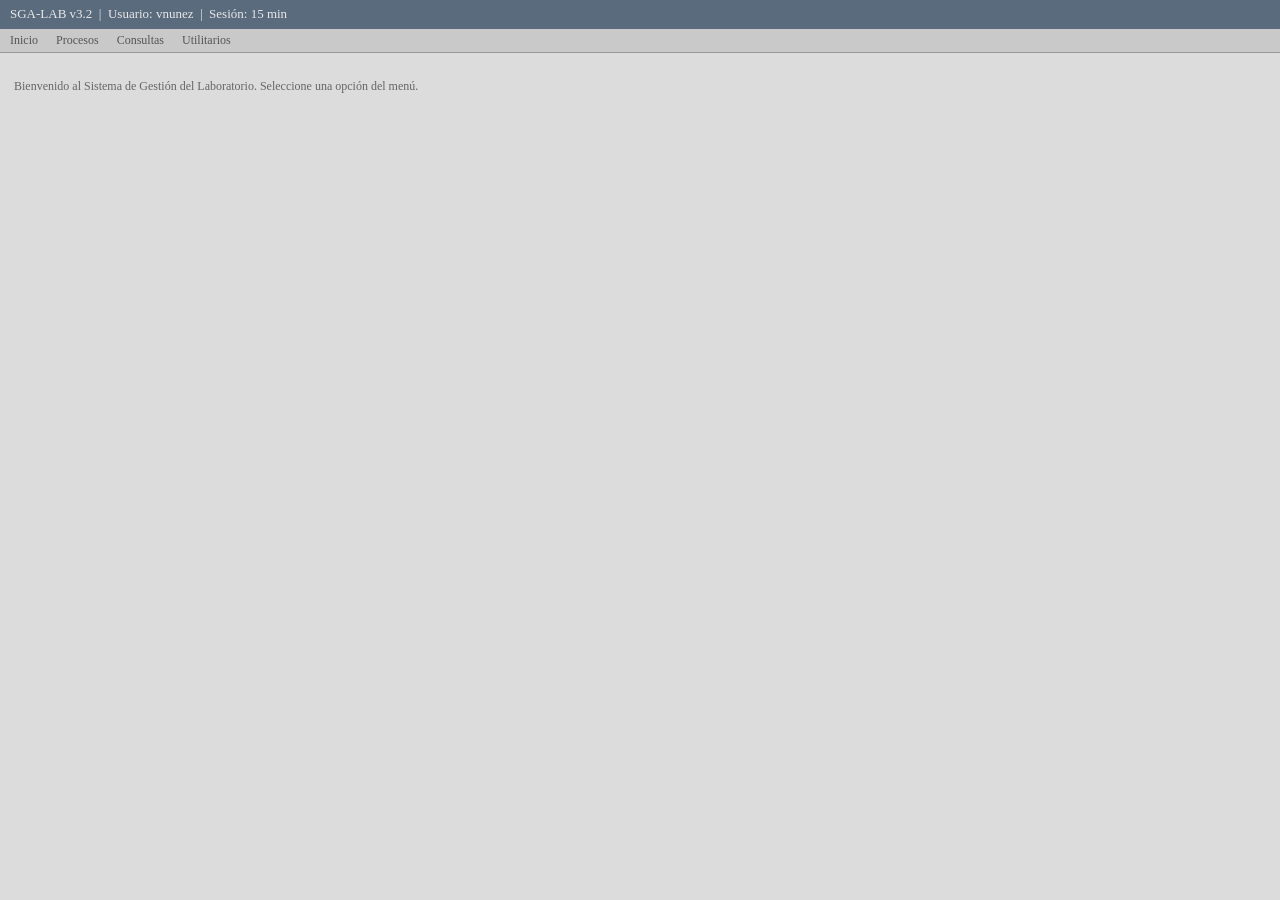
<file: 1-DIAGNOSTICO-Bryan/evidencias/interfaz-original/index.html>
<!doctype html>
<html lang="es">
<head>
<meta charset="utf-8">
<meta name="viewport" content="width=1024">
<title>SGA-LAB :: Módulo de Procesos</title>
<!--
  RECONSTRUCCIÓN DE LA INTERFAZ ACTUAL (situación problemática del caso).
  Se recreó a propósito con los fallos que se analizan en diagnostico.md:
  P1 pierde todo al fallar el envío · P2 opción escondida con código · P3 error genérico
  P4 sin confirmación · P5 formulario largo, severidad en texto libre, sin etiquetas ni foco visible.
  No es la propuesta del equipo: es el "antes".
-->
<style>
  body { margin: 0; font: 12px/1.3 "Times New Roman", serif; background: #dcdcdc; color: #333; }
  * { outline: none !important; }
  .top { background: #5a6b7d; color: #e8e8e8; padding: 6px 10px; font-size: 13px; }
  .menu { background: #c9c9c9; border-bottom: 1px solid #999; padding: 4px 10px; display: flex; gap: 18px; position: relative; }
  .menu > div { cursor: pointer; color: #555; }
  .sub { display: none; position: absolute; top: 22px; background: #eee; border: 1px solid #999; padding: 4px 0; min-width: 160px; z-index: 2; }
  .menu > div:hover .sub, .menu > div.abierto .sub { display: block; }
  .sub div { padding: 3px 10px; color: #666; }
  .sub div:hover { background: #ccc; }
  .sub .sub2 { margin-left: 12px; font-size: 11px; color: #777; }
  .cont { padding: 14px; }
  .caja { background: #f4f4f4; border: 1px solid #aaa; padding: 10px; width: 760px; }
  .err { background: #e9b8b8; color: #800; padding: 6px; margin-bottom: 8px; display: none; font-weight: bold; }
  input, select, textarea { font: 12px "Times New Roman", serif; border: 1px solid #c8c8c8; background: #fafafa; color: #999; padding: 3px; margin: 3px 0; }
  textarea { width: 720px; height: 34px; }
  .fila { display: flex; gap: 6px; flex-wrap: wrap; }
  .btns { margin-top: 8px; }
  .btns button { font: 11px Arial; background: #e0e0e0; border: 1px solid #999; color: #888; padding: 2px 8px; }
  .btns .ok { background: #9fb2c4; color: #f5f5f5; }
  h3 { margin: 6px 0; font-size: 13px; color: #556; }
  .nota { color: #aaa; font-size: 10px; }
  .home p { color: #666; }
</style>
</head>
<body>
<div class="top">SGA-LAB v3.2 &nbsp;|&nbsp; Usuario: vnunez &nbsp;|&nbsp; Sesión: 15 min</div>
<div class="menu">
  <div>Inicio</div>
  <div id="m-proc">Procesos
    <div class="sub">
      <div>Gestión académica</div>
      <div>Formularios ▸</div>
      <div class="sub2">FRM-AC-01</div>
      <div class="sub2" id="frm" onclick="abrir()">FRM-EV-02</div>
      <div class="sub2">FRM-LB-07</div>
      <div>Reportes</div>
    </div>
  </div>
  <div>Consultas</div>
  <div>Utilitarios</div>
</div>
<div class="cont">
  <div id="home" class="home"><p>Bienvenido al Sistema de Gestión del Laboratorio. Seleccione una opción del menú.</p></div>
  <div id="form" class="caja" style="display:none">
    <div class="err" id="err">ERROR 500: Datos inválidos. Vuelva a intentar.</div>
    <h3>FRM-EV-02 Registro</h3>
    <div class="fila">
      <select id="f1"><option value="">-- Proy --</option><option>BIBL-FISEI</option><option>PRAC-PP</option><option>KIOS-COM</option><option>EVT-ACA</option></select>
      <select id="f2"><option value="">-- Tipo --</option><option>EH</option><option>PU</option><option>RC</option></select>
      <input id="f3" placeholder="Fecha (aaaa/dd/mm)">
      <input id="f4" placeholder="Cód. eval.">
      <input id="f5" placeholder="Tarea" style="width:260px">
    </div>
    <div id="lista"></div>
    <div class="fila"><input class="h" placeholder="Heur." style="width:50px"><input class="h" placeholder="Sev." style="width:40px"><input class="h" placeholder="Ubicación" style="width:200px"></div>
    <textarea class="h" placeholder="Descripción"></textarea>
    <div class="fila"><input class="h" placeholder="Heur." style="width:50px"><input class="h" placeholder="Sev." style="width:40px"><input class="h" placeholder="Ubicación" style="width:200px"></div>
    <textarea class="h" placeholder="Descripción"></textarea>
    <div class="fila"><input class="h" placeholder="Heur." style="width:50px"><input class="h" placeholder="Sev." style="width:40px"><input class="h" placeholder="Ubicación" style="width:200px"></div>
    <textarea class="h" placeholder="Descripción"></textarea>
    <div class="nota">* Todos los campos son obligatorios. Sev: 0-4</div>
    <div class="btns"><button onclick="limpiar()">Limpiar</button> <button class="ok" onclick="grabar()">Grabar</button></div>
  </div>
</div>
<script>
  let intentos = 0;
  function abrir() { document.getElementById('home').style.display = 'none'; document.getElementById('form').style.display = 'block'; }
  function limpiar() { document.querySelectorAll('#form input, #form textarea, #form select').forEach(e => e.value = ''); }
  function grabar() {
    const vacios = [...document.querySelectorAll('#form input, #form textarea, #form select')].some(e => !e.value.trim());
    intentos++;
    // Error genérico arriba + borra TODO el formulario (fallo adicional del caso)
    if (vacios || intentos === 1) { document.getElementById('err').style.display = 'block'; limpiar(); window.scrollTo(0, 0); return; }
    // Éxito: vuelve al inicio sin ningún mensaje ni comprobante
    document.getElementById('err').style.display = 'none'; limpiar();
    document.getElementById('form').style.display = 'none'; document.getElementById('home').style.display = 'block';
  }
  if (location.hash === '#menu') document.getElementById('m-proc').classList.add('abierto');
  if (location.hash === '#form') abrir();
  if (location.hash === '#error') { abrir(); document.getElementById('err').style.display = 'block'; }
</script>
</body>
</html>
</file>
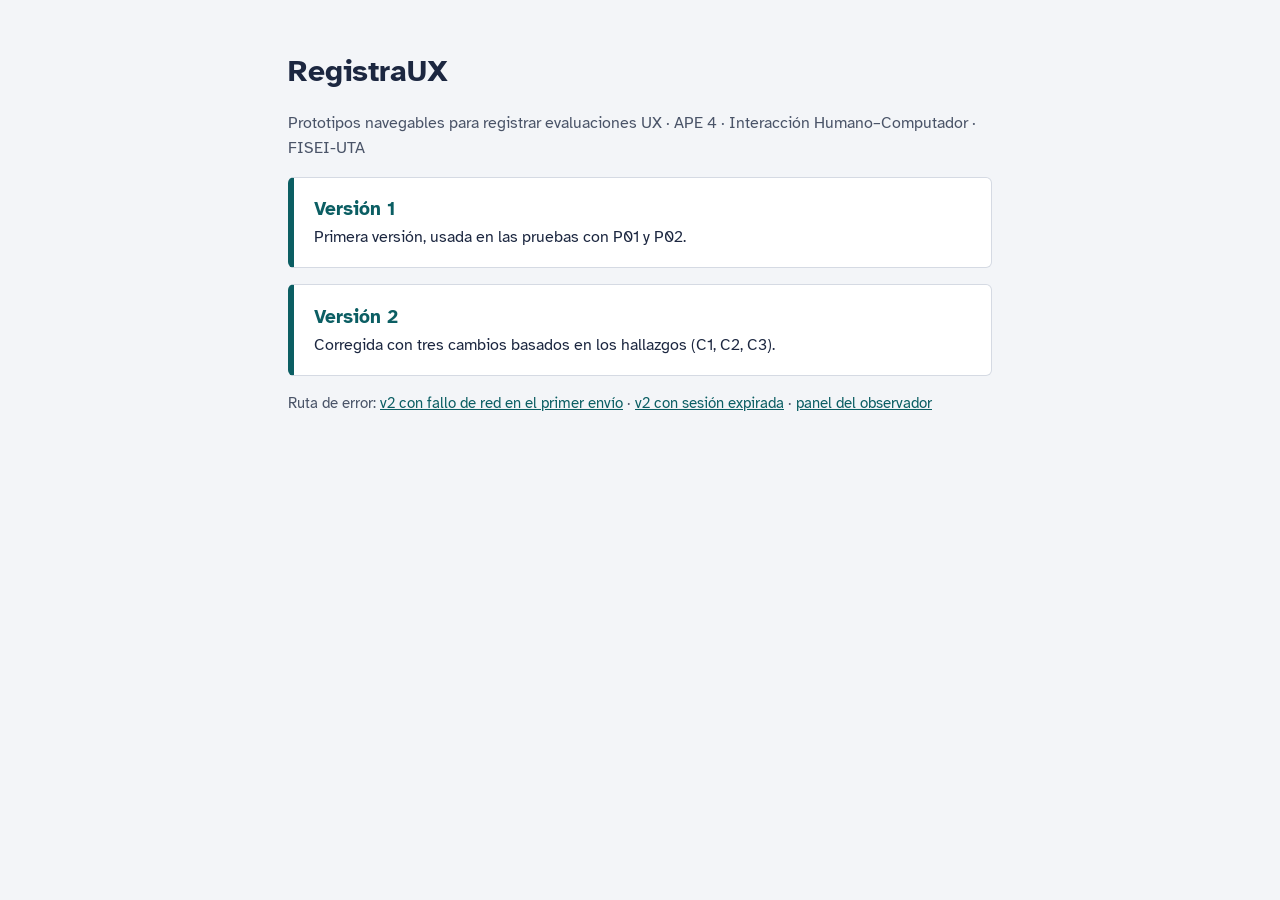
<file: 2-DISENO-Carlos/Parte 2/prototipo/index.html>
<!doctype html>
<html lang="es">
<head>
<meta charset="utf-8">
<meta name="viewport" content="width=device-width, initial-scale=1">
<title>RegistraUX – Prototipos</title>
<style>
  @font-face { font-family: "Atkinson Hyperlegible"; font-weight: 400; src: url("v1/fuentes/atkinson-hyperlegible-latin-400-normal.woff2") format("woff2"); }
  @font-face { font-family: "Atkinson Hyperlegible"; font-weight: 700; src: url("v1/fuentes/atkinson-hyperlegible-latin-700-normal.woff2") format("woff2"); }
  body { margin: 0; font: 1rem/1.55 "Atkinson Hyperlegible", system-ui, sans-serif; background: #F3F5F8; color: #1C2740; }
  main { max-width: 44rem; padding: 3rem 1rem; margin: 0 auto; }
  h1 { font-size: 1.9rem; margin: 0 0 .25rem; }
  p { color: #4A5468; }
  ul { list-style: none; padding: 0; display: grid; gap: 1rem; }
  a.op { display: block; background: #fff; border: 1px solid #D5DAE3; border-left: 6px solid #0B5E63; border-radius: 6px; padding: 1.1rem 1.25rem; color: inherit; text-decoration: none; }
  a.op:hover { border-color: #0B5E63; }
  a.op:focus-visible { outline: 3px solid #5B21B6; outline-offset: 2px; }
  a.op b { font-size: 1.2rem; color: #0B5E63; }
  .extra { font-size: .95rem; }
  .extra a { color: #0B5E63; }
</style>
</head>
<body>
<main>
  <h1>RegistraUX</h1>
  <p>Prototipos navegables para registrar evaluaciones UX · APE 4 · Interacción Humano–Computador · FISEI-UTA</p>
  <ul>
    <li><a class="op" href="v1/index.html#/inicio"><b>Versión 1</b><br>Primera versión, usada en las pruebas con P01 y P02.</a></li>
    <li><a class="op" href="v2/index.html#/inicio"><b>Versión 2</b><br>Corregida con tres cambios basados en los hallazgos (C1, C2, C3).</a></li>
  </ul>
  <p class="extra">Ruta de error: <a href="v2/index.html?fallo=una#/inicio">v2 con fallo de red en el primer envío</a> ·
  <a href="v2/index.html?fallo=sesion#/inicio">v2 con sesión expirada</a> ·
  <a href="v1/index.html#/observador">panel del observador</a></p>
</main>
</body>
</html>
</file>
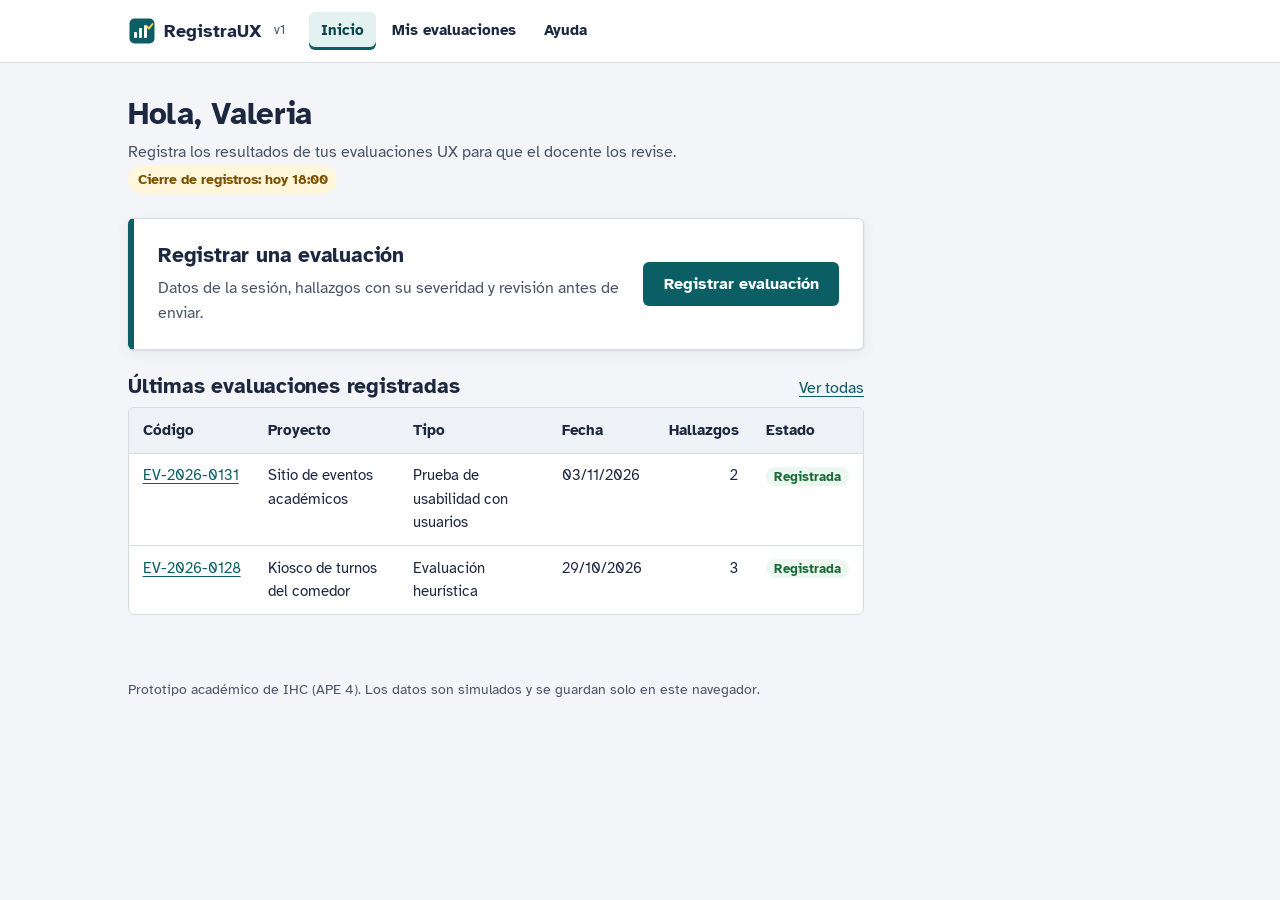
<file: 2-DISENO-Carlos/Parte 2/prototipo/v1/index.html>
<!doctype html>
<html lang="es">
<head>
  <meta charset="utf-8">
  <meta name="viewport" content="width=device-width, initial-scale=1">
  <title>RegistraUX – Prototipo v1</title>
  <meta name="description" content="Prototipo navegable v1 para registrar evaluaciones UX (APE 4, IHC, FISEI-UTA).">
  <link rel="stylesheet" href="styles.css">
</head>
<body data-version="v1">
  <a class="saltar" href="#contenido">Saltar al contenido</a>

  <header class="barra">
    <a class="marca" href="#/inicio" aria-label="RegistraUX, ir al inicio">
      <svg viewBox="0 0 28 28" aria-hidden="true">
        <rect x="1.5" y="1.5" width="25" height="25" rx="5" fill="#0B5E63"/>
        <rect x="6" y="15" width="3" height="6" rx="1" fill="#fff"/>
        <rect x="11" y="11" width="3" height="10" rx="1" fill="#fff"/>
        <rect x="16" y="8" width="3" height="13" rx="1" fill="#fff"/>
        <path d="M19 9.5l2 2 3.5-4.5" fill="none" stroke="#FFD24D" stroke-width="2" stroke-linecap="round" stroke-linejoin="round"/>
      </svg>
      RegistraUX <small>v1</small>
    </a>
    <nav class="nav" aria-label="Principal">
      <ul>
        <li><a href="#/inicio" data-nav="inicio">Inicio</a></li>
        <li><a href="#/evaluaciones" data-nav="evaluaciones">Mis evaluaciones</a></li>
        <li><a href="#/ayuda" data-nav="ayuda">Ayuda</a></li>
      </ul>
    </nav>
    <p id="estado-borrador" class="borrador" aria-live="polite"></p>
  </header>

  <main id="contenido" tabindex="-1">
    <noscript><p>Este prototipo necesita JavaScript activado.</p></noscript>
  </main>

  <p class="pie">Prototipo académico de IHC (APE 4). Los datos son simulados y se guardan solo en este navegador.</p>

  <div id="aviso" class="aviso" role="status" aria-live="polite" hidden></div>

  <dialog id="dialogo" aria-labelledby="dialogo-titulo" aria-describedby="dialogo-texto">
    <div class="dialogo__cuerpo">
      <h2 id="dialogo-titulo"></h2>
      <p id="dialogo-texto"></p>
      <div class="acciones acciones--fin" id="dialogo-acciones"></div>
    </div>
  </dialog>

  <script src="app.js"></script>
</body>
</html>
</file>
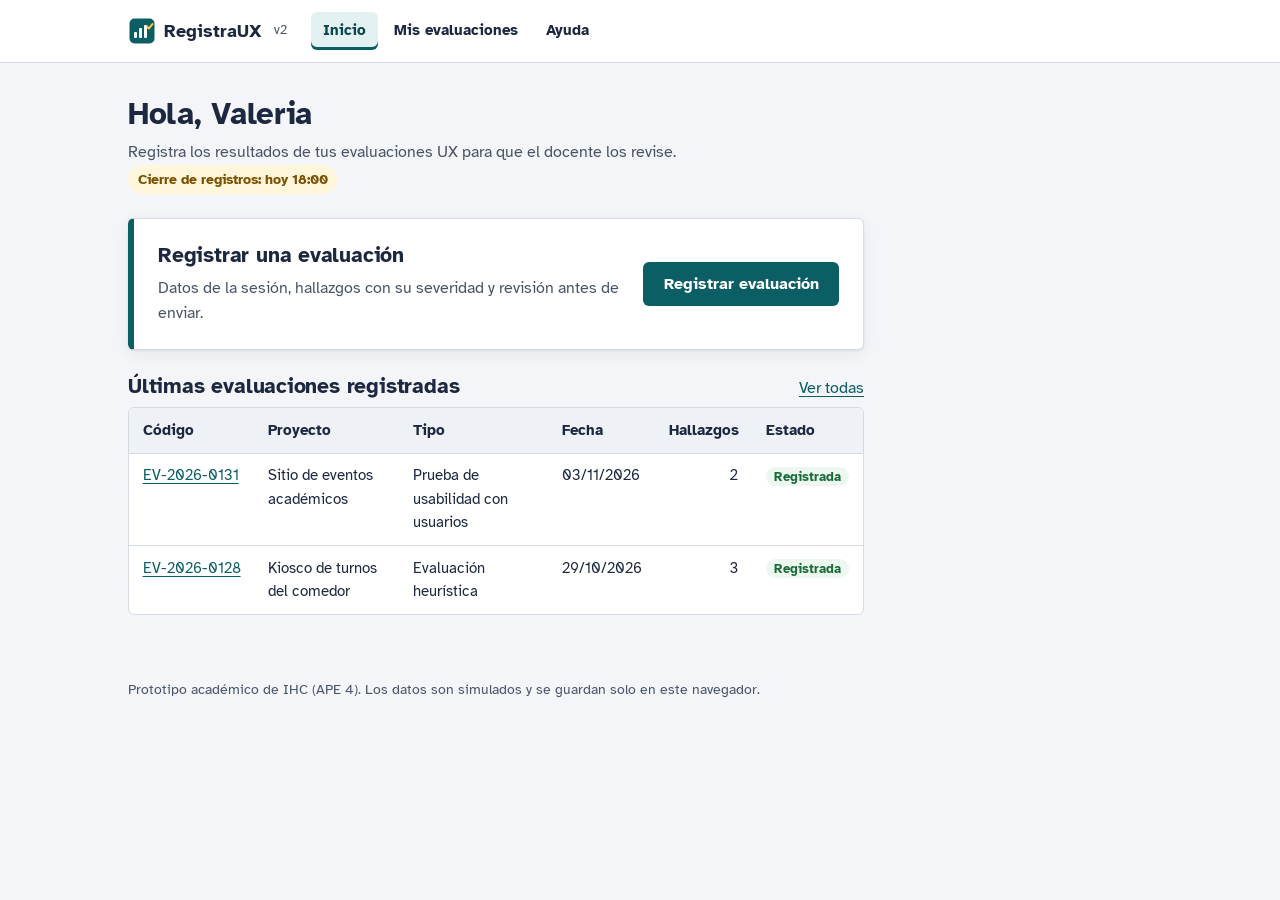
<file: 4-ITERACION-Karen/paso1-v2base/prototipo/v2/index.html>
<!doctype html>
<html lang="es">
<head>
  <meta charset="utf-8">
  <meta name="viewport" content="width=device-width, initial-scale=1">
  <title>RegistraUX – Prototipo v2</title>
  <meta name="description" content="Prototipo navegable v2 para registrar evaluaciones UX (APE 4, IHC, FISEI-UTA).">
  <link rel="stylesheet" href="styles.css">
</head>
<body data-version="v2">
  <a class="saltar" href="#contenido">Saltar al contenido</a>

  <header class="barra">
    <a class="marca" href="#/inicio" aria-label="RegistraUX, ir al inicio">
      <svg viewBox="0 0 28 28" aria-hidden="true">
        <rect x="1.5" y="1.5" width="25" height="25" rx="5" fill="#0B5E63"/>
        <rect x="6" y="15" width="3" height="6" rx="1" fill="#fff"/>
        <rect x="11" y="11" width="3" height="10" rx="1" fill="#fff"/>
        <rect x="16" y="8" width="3" height="13" rx="1" fill="#fff"/>
        <path d="M19 9.5l2 2 3.5-4.5" fill="none" stroke="#FFD24D" stroke-width="2" stroke-linecap="round" stroke-linejoin="round"/>
      </svg>
      RegistraUX <small>v2</small>
    </a>
    <nav class="nav" aria-label="Principal">
      <ul>
        <li><a href="#/inicio" data-nav="inicio">Inicio</a></li>
        <li><a href="#/evaluaciones" data-nav="evaluaciones">Mis evaluaciones</a></li>
        <li><a href="#/ayuda" data-nav="ayuda">Ayuda</a></li>
      </ul>
    </nav>
    <p id="estado-borrador" class="borrador" aria-live="polite"></p>
  </header>

  <main id="contenido" tabindex="-1">
    <noscript><p>Este prototipo necesita JavaScript activado.</p></noscript>
  </main>

  <p class="pie">Prototipo académico de IHC (APE 4). Los datos son simulados y se guardan solo en este navegador.</p>

  <div id="aviso" class="aviso" role="status" aria-live="polite" hidden></div>

  <dialog id="dialogo" aria-labelledby="dialogo-titulo" aria-describedby="dialogo-texto">
    <div class="dialogo__cuerpo">
      <h2 id="dialogo-titulo"></h2>
      <p id="dialogo-texto"></p>
      <div class="acciones acciones--fin" id="dialogo-acciones"></div>
    </div>
  </dialog>

  <script src="app.js"></script>
</body>
</html>
</file>
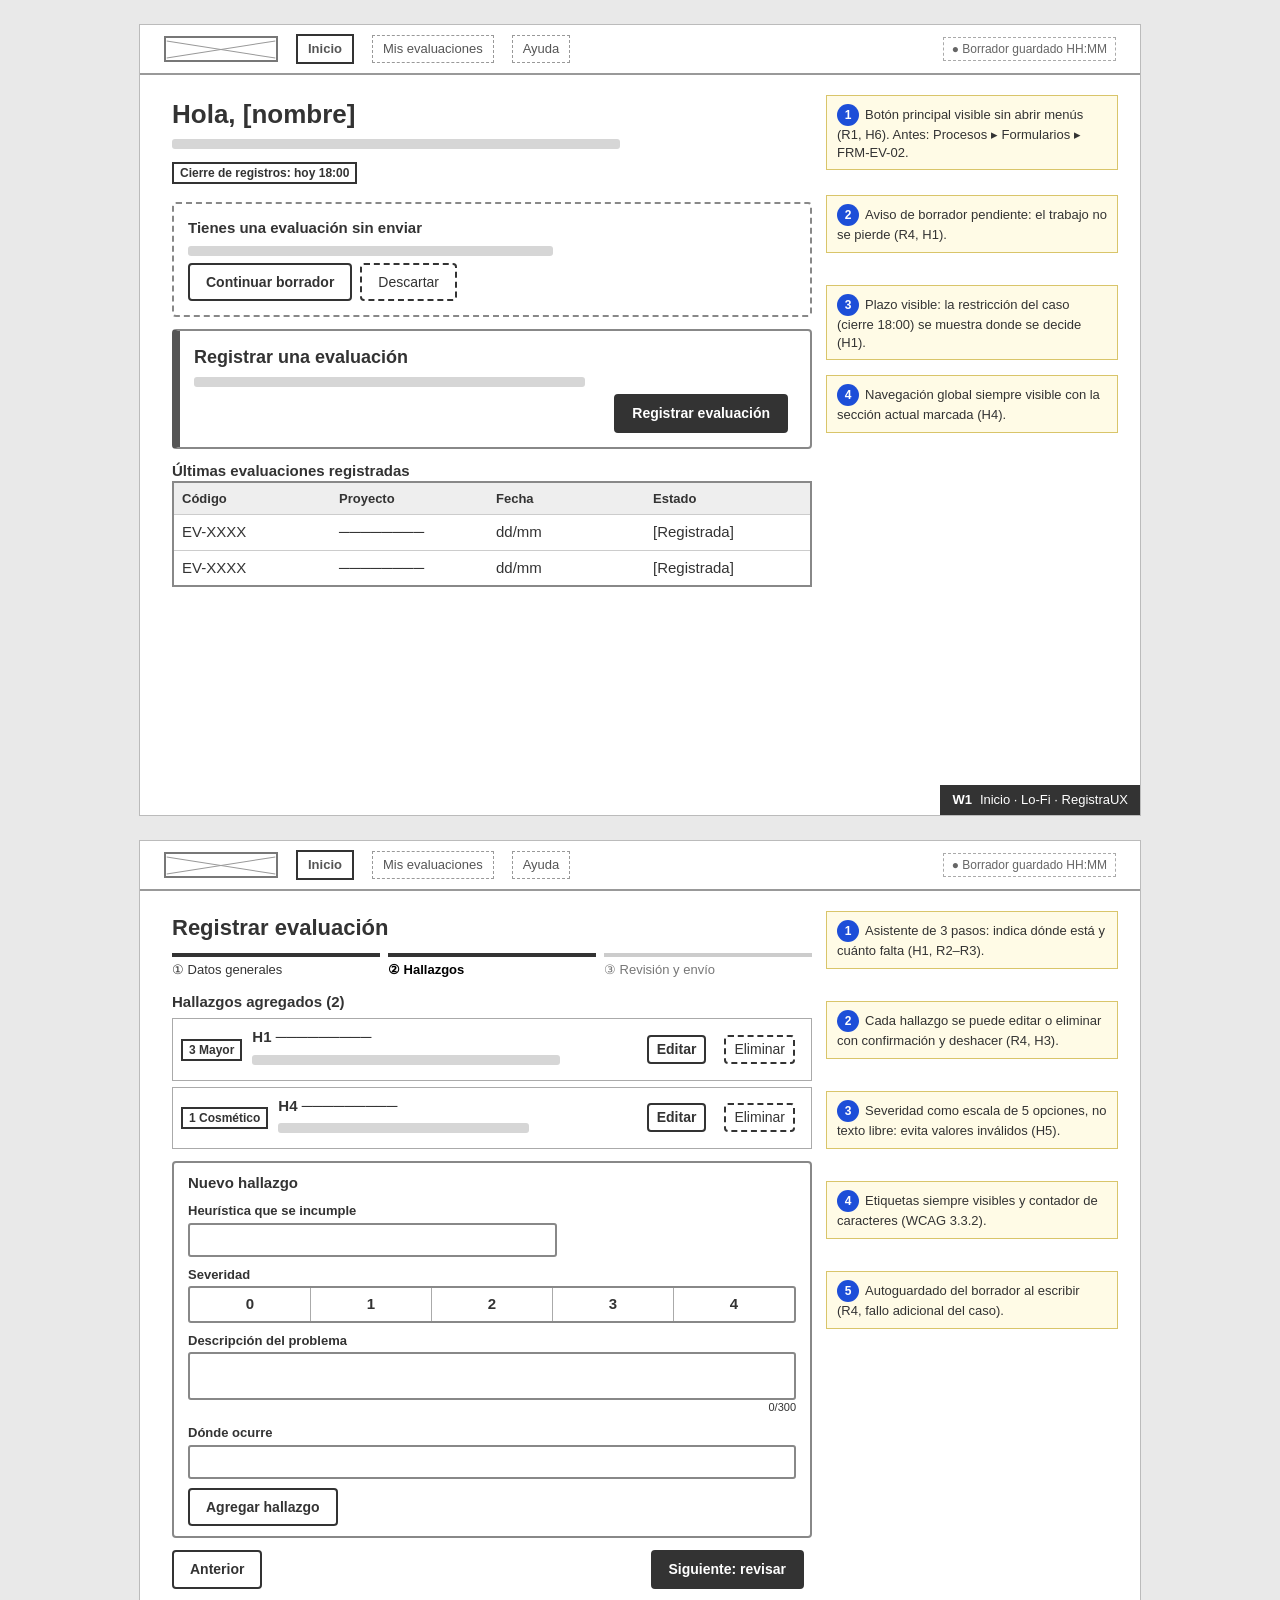
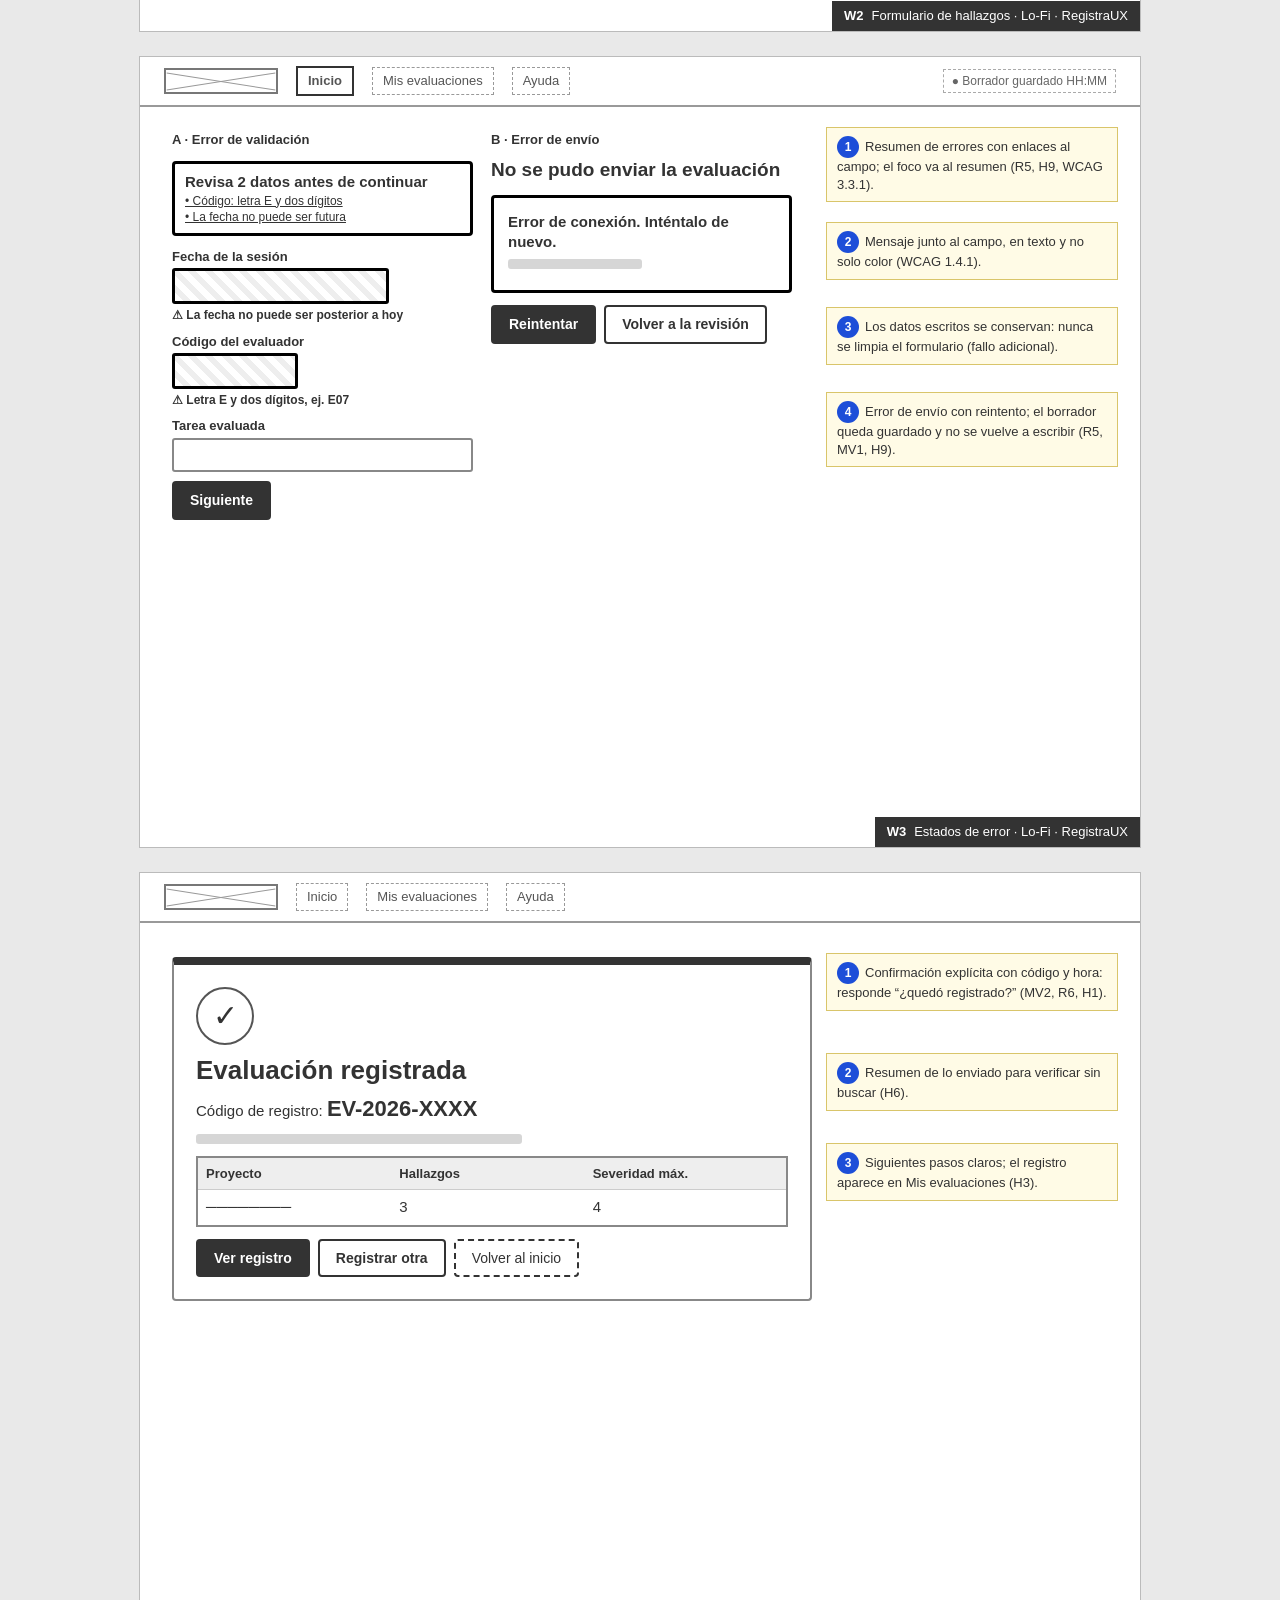
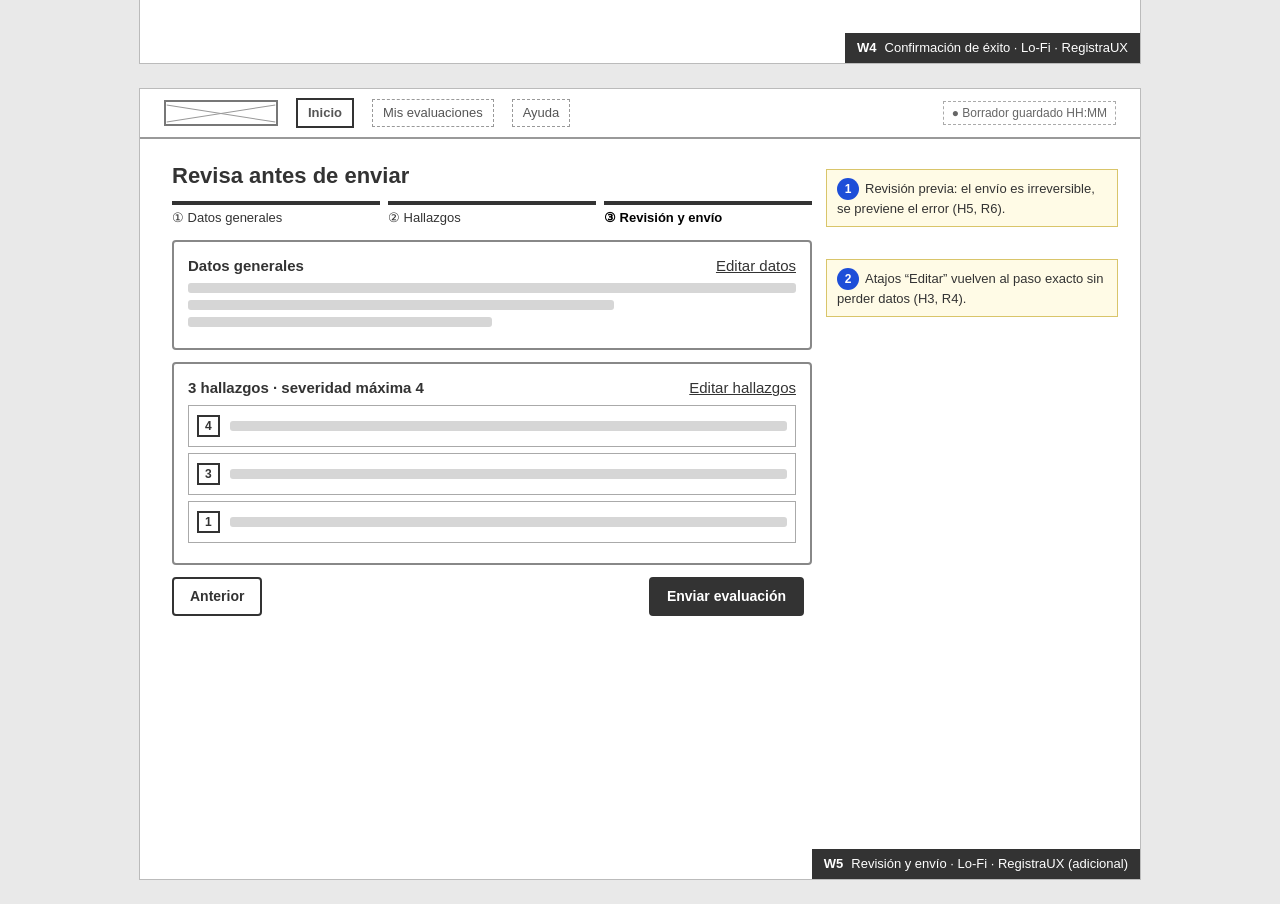
<file: 2-DISENO-Carlos/Parte 1/wireframes/fuente/wireframes.html>
<!doctype html>
<html lang="es">
<head>
<meta charset="utf-8">
<title>Wireframes Lo-Fi – RegistraUX</title>
<!-- Fuente editable de los wireframes de baja fidelidad.
     Para exportar: abrir en el navegador y capturar cada lámina (W1–W5),
     o ejecutar herramientas/generar_imagenes.py -->
<style>
  body { margin: 0; background: #e9e9e9; font: 15px/1.35 "Segoe UI", Arial, sans-serif; color: #333; }
  .lamina { width: 1000px; height: 790px; background: #fff; margin: 24px auto; position: relative; border: 1px solid #bbb; overflow: hidden; }
  .rotulo { position: absolute; right: 0; bottom: 0; background: #333; color: #fff; padding: 6px 12px; font-size: 13px; }
  .rotulo b { margin-right: 8px; }
  .nav { height: 48px; border-bottom: 2px solid #999; display: flex; align-items: center; gap: 18px; padding: 0 24px; }
  .logo { width: 110px; height: 22px; border: 2px solid #777; position: relative; }
  .logo::before, .logo::after { content: ""; position: absolute; left: 0; right: 0; top: 50%; height: 1px; background: #999; transform: rotate(9deg); }
  .logo::after { transform: rotate(-9deg); }
  .item { padding: 4px 10px; border: 1px dashed #999; color: #555; font-size: 13px; }
  .item.act { border: 2px solid #333; font-weight: 700; }
  .indic { margin-left: auto; font-size: 12px; color: #666; border: 1px dashed #aaa; padding: 3px 8px; }
  .cuerpo { padding: 22px 32px; width: 640px; }
  h1 { font-size: 26px; margin: 0 0 6px; }
  .linea { height: 10px; background: #d6d6d6; border-radius: 3px; margin: 7px 0; }
  .caja { border: 2px solid #888; border-radius: 4px; padding: 14px; margin: 12px 0; position: relative; }
  .caja.gruesa { border-left: 8px solid #555; }
  .btn { display: inline-block; border: 2px solid #333; padding: 8px 16px; font-weight: 700; font-size: 14px; margin-right: 8px; border-radius: 4px; }
  .btn.prim { background: #333; color: #fff; }
  .btn.ter { border-style: dashed; font-weight: 400; }
  .campo { margin: 9px 0; }
  .campo label { display: block; font-weight: 700; font-size: 13px; margin-bottom: 3px; }
  .input { height: 30px; border: 2px solid #888; border-radius: 3px; }
  .input.err { border-color: #000; border-width: 3px; background: repeating-linear-gradient(45deg, #fff, #fff 6px, #eee 6px, #eee 12px); }
  .msg-err { font-size: 12px; font-weight: 700; margin-top: 3px; }
  .msg-err::before { content: "⚠ "; }
  .pasos { display: flex; gap: 8px; margin: 10px 0 14px; }
  .pasos div { flex: 1; border-top: 4px solid #ccc; padding-top: 4px; font-size: 13px; color: #777; }
  .pasos div.h { border-color: #333; color: #333; }
  .pasos div.a { border-color: #333; color: #000; font-weight: 700; }
  .escala { display: flex; border: 2px solid #888; border-radius: 3px; }
  .escala div { flex: 1; text-align: center; padding: 6px 0; border-left: 1px solid #aaa; font-weight: 700; }
  .escala div:first-child { border-left: 0; }
  .fila { display: flex; gap: 10px; align-items: center; border: 1px solid #aaa; padding: 8px; margin: 6px 0; }
  .chip { border: 2px solid #333; padding: 1px 6px; font-size: 12px; font-weight: 700; }
  .x { width: 54px; height: 54px; border: 2px solid #555; border-radius: 50%; position: relative; margin-bottom: 8px; }
  .x::after { content: "✓"; position: absolute; inset: 0; display: grid; place-items: center; font-size: 30px; }
  .tabla { border: 2px solid #888; }
  .tabla div { display: flex; gap: 8px; padding: 7px 8px; border-top: 1px solid #ccc; }
  .tabla div:first-child { border-top: 0; background: #eee; font-weight: 700; font-size: 13px; }
  .tabla span { flex: 1; }
  .nota { position: absolute; width: 270px; right: 22px; font-size: 13px; background: #fffbe6; border: 1px solid #d9c56a; padding: 8px 10px; }
  .num { display: inline-grid; place-items: center; width: 22px; height: 22px; border-radius: 50%; background: #1d4ed8; color: #fff; font-weight: 700; font-size: 12px; margin-right: 6px; }
  .pin { position: absolute; }
</style>
</head>
<body>

<!-- W1 · INICIO -->
<section class="lamina" id="W1">
  <div class="nav"><div class="logo"></div><div class="item act">Inicio</div><div class="item">Mis evaluaciones</div><div class="item">Ayuda</div><div class="indic">● Borrador guardado HH:MM</div></div>
  <div class="cuerpo">
    <h1>Hola, [nombre]</h1>
    <div class="linea" style="width:70%"></div>
    <div class="chip" style="display:inline-block;margin:6px 0">Cierre de registros: hoy 18:00</div>
    <div class="caja" style="border-style:dashed">
      <b>Tienes una evaluación sin enviar</b>
      <div class="linea" style="width:60%"></div>
      <span class="btn">Continuar borrador</span><span class="btn ter">Descartar</span>
    </div>
    <div class="caja gruesa">
      <b style="font-size:18px">Registrar una evaluación</b>
      <div class="linea" style="width:65%"></div>
      <div style="text-align:right"><span class="btn prim">Registrar evaluación</span></div>
    </div>
    <b>Últimas evaluaciones registradas</b>
    <div class="tabla"><div><span>Código</span><span>Proyecto</span><span>Fecha</span><span>Estado</span></div>
      <div><span>EV-XXXX</span><span>────────</span><span>dd/mm</span><span>[Registrada]</span></div>
      <div><span>EV-XXXX</span><span>────────</span><span>dd/mm</span><span>[Registrada]</span></div></div>
  </div>
  <div class="nota" style="top:70px"><span class="num">1</span>Botón principal visible sin abrir menús (R1, H6). Antes: Procesos ▸ Formularios ▸ FRM-EV-02.</div>
  <div class="nota" style="top:170px"><span class="num">2</span>Aviso de borrador pendiente: el trabajo no se pierde (R4, H1).</div>
  <div class="nota" style="top:260px"><span class="num">3</span>Plazo visible: la restricción del caso (cierre 18:00) se muestra donde se decide (H1).</div>
  <div class="nota" style="top:350px"><span class="num">4</span>Navegación global siempre visible con la sección actual marcada (H4).</div>
  <div class="rotulo"><b>W1</b>Inicio · Lo-Fi · RegistraUX</div>
</section>

<!-- W2 · FORMULARIO (paso 2: hallazgos) -->
<section class="lamina" id="W2">
  <div class="nav"><div class="logo"></div><div class="item act">Inicio</div><div class="item">Mis evaluaciones</div><div class="item">Ayuda</div><div class="indic">● Borrador guardado HH:MM</div></div>
  <div class="cuerpo">
    <h1 style="font-size:22px">Registrar evaluación</h1>
    <div class="pasos"><div class="h">① Datos generales</div><div class="a">② Hallazgos</div><div>③ Revisión y envío</div></div>
    <b>Hallazgos agregados (2)</b>
    <div class="fila"><span class="chip">3 Mayor</span><span style="flex:1"><b>H1 ─────────</b><div class="linea" style="width:80%"></div></span><span class="btn" style="padding:3px 8px">Editar</span><span class="btn ter" style="padding:3px 8px">Eliminar</span></div>
    <div class="fila"><span class="chip">1 Cosmético</span><span style="flex:1"><b>H4 ─────────</b><div class="linea" style="width:70%"></div></span><span class="btn" style="padding:3px 8px">Editar</span><span class="btn ter" style="padding:3px 8px">Eliminar</span></div>
    <div class="caja" style="padding:10px 14px">
      <b>Nuevo hallazgo</b>
      <div class="campo"><label>Heurística que se incumple</label><div class="input" style="width:60%"></div></div>
      <div class="campo"><label>Severidad</label><div class="escala"><div>0</div><div>1</div><div>2</div><div>3</div><div>4</div></div></div>
      <div class="campo"><label>Descripción del problema</label><div class="input" style="height:44px"></div><div style="text-align:right;font-size:11px">0/300</div></div>
      <div class="campo"><label>Dónde ocurre</label><div class="input"></div></div>
      <span class="btn">Agregar hallazgo</span>
    </div>
    <span class="btn">Anterior</span><span class="btn prim" style="float:right">Siguiente: revisar</span>
  </div>
  <div class="nota" style="top:70px"><span class="num">1</span>Asistente de 3 pasos: indica dónde está y cuánto falta (H1, R2–R3).</div>
  <div class="nota" style="top:160px"><span class="num">2</span>Cada hallazgo se puede editar o eliminar con confirmación y deshacer (R4, H3).</div>
  <div class="nota" style="top:250px"><span class="num">3</span>Severidad como escala de 5 opciones, no texto libre: evita valores inválidos (H5).</div>
  <div class="nota" style="top:340px"><span class="num">4</span>Etiquetas siempre visibles y contador de caracteres (WCAG 3.3.2).</div>
  <div class="nota" style="top:430px"><span class="num">5</span>Autoguardado del borrador al escribir (R4, fallo adicional del caso).</div>
  <div class="rotulo"><b>W2</b>Formulario de hallazgos · Lo-Fi · RegistraUX</div>
</section>

<!-- W3 · ERROR (validación + envío) -->
<section class="lamina" id="W3">
  <div class="nav"><div class="logo"></div><div class="item act">Inicio</div><div class="item">Mis evaluaciones</div><div class="item">Ayuda</div><div class="indic">● Borrador guardado HH:MM</div></div>
  <div class="cuerpo" style="width:620px">
    <div style="display:flex;gap:18px">
      <div style="flex:1">
        <b style="font-size:13px">A · Error de validación</b>
        <div class="caja" style="border-width:3px;border-color:#000;padding:8px 10px">
          <b>Revisa 2 datos antes de continuar</b>
          <div style="font-size:12px;text-decoration:underline">• Código: letra E y dos dígitos</div>
          <div style="font-size:12px;text-decoration:underline">• La fecha no puede ser futura</div>
        </div>
        <div class="campo"><label>Fecha de la sesión</label><div class="input err" style="width:70%"></div><div class="msg-err">La fecha no puede ser posterior a hoy</div></div>
        <div class="campo"><label>Código del evaluador</label><div class="input err" style="width:40%"></div><div class="msg-err">Letra E y dos dígitos, ej. E07</div></div>
        <div class="campo"><label>Tarea evaluada</label><div class="input"></div></div>
        <span class="btn prim">Siguiente</span>
      </div>
      <div style="flex:1">
        <b style="font-size:13px">B · Error de envío</b>
        <h1 style="font-size:19px;margin-top:8px">No se pudo enviar la evaluación</h1>
        <div class="caja" style="border-width:3px;border-color:#000">
          <b>Error de conexión. Inténtalo de nuevo.</b><div class="linea" style="width:50%"></div>
        </div>
        <span class="btn prim">Reintentar</span><span class="btn">Volver a la revisión</span>
      </div>
    </div>
  </div>
  <div class="nota" style="top:70px"><span class="num">1</span>Resumen de errores con enlaces al campo; el foco va al resumen (R5, H9, WCAG 3.3.1).</div>
  <div class="nota" style="top:165px"><span class="num">2</span>Mensaje junto al campo, en texto y no solo color (WCAG 1.4.1).</div>
  <div class="nota" style="top:250px"><span class="num">3</span>Los datos escritos se conservan: nunca se limpia el formulario (fallo adicional).</div>
  <div class="nota" style="top:335px"><span class="num">4</span>Error de envío con reintento; el borrador queda guardado y no se vuelve a escribir (R5, MV1, H9).</div>
  <div class="rotulo"><b>W3</b>Estados de error · Lo-Fi · RegistraUX</div>
</section>

<!-- W4 · ÉXITO -->
<section class="lamina" id="W4">
  <div class="nav"><div class="logo"></div><div class="item">Inicio</div><div class="item">Mis evaluaciones</div><div class="item">Ayuda</div></div>
  <div class="cuerpo">
    <div class="caja" style="border-top:8px solid #333;padding:22px">
      <div class="x"></div>
      <h1>Evaluación registrada</h1>
      <div>Código de registro: <b style="font-size:22px">EV-2026-XXXX</b></div>
      <div class="linea" style="width:55%;margin-top:10px"></div>
      <div class="tabla" style="margin:12px 0"><div><span>Proyecto</span><span>Hallazgos</span><span>Severidad máx.</span></div><div><span>────────</span><span>3</span><span>4</span></div></div>
      <span class="btn prim">Ver registro</span><span class="btn">Registrar otra</span><span class="btn ter">Volver al inicio</span>
    </div>
  </div>
  <div class="nota" style="top:80px"><span class="num">1</span>Confirmación explícita con código y hora: responde “¿quedó registrado?” (MV2, R6, H1).</div>
  <div class="nota" style="top:180px"><span class="num">2</span>Resumen de lo enviado para verificar sin buscar (H6).</div>
  <div class="nota" style="top:270px"><span class="num">3</span>Siguientes pasos claros; el registro aparece en Mis evaluaciones (H3).</div>
  <div class="rotulo"><b>W4</b>Confirmación de éxito · Lo-Fi · RegistraUX</div>
</section>

<!-- W5 · REVISIÓN (adicional) -->
<section class="lamina" id="W5">
  <div class="nav"><div class="logo"></div><div class="item act">Inicio</div><div class="item">Mis evaluaciones</div><div class="item">Ayuda</div><div class="indic">● Borrador guardado HH:MM</div></div>
  <div class="cuerpo">
    <h1 style="font-size:22px">Revisa antes de enviar</h1>
    <div class="pasos"><div class="h">① Datos generales</div><div class="h">② Hallazgos</div><div class="a">③ Revisión y envío</div></div>
    <div class="caja"><b>Datos generales</b><span style="float:right;text-decoration:underline">Editar datos</span><div class="linea"></div><div class="linea" style="width:70%"></div><div class="linea" style="width:50%"></div></div>
    <div class="caja"><b>3 hallazgos · severidad máxima 4</b><span style="float:right;text-decoration:underline">Editar hallazgos</span>
      <div class="fila"><span class="chip">4</span><div class="linea" style="flex:1"></div></div><div class="fila"><span class="chip">3</span><div class="linea" style="flex:1"></div></div><div class="fila"><span class="chip">1</span><div class="linea" style="flex:1"></div></div></div>
    <span class="btn">Anterior</span><span class="btn prim" style="float:right">Enviar evaluación</span>
  </div>
  <div class="nota" style="top:80px"><span class="num">1</span>Revisión previa: el envío es irreversible, se previene el error (H5, R6).</div>
  <div class="nota" style="top:170px"><span class="num">2</span>Atajos “Editar” vuelven al paso exacto sin perder datos (H3, R4).</div>
  <div class="rotulo"><b>W5</b>Revisión y envío · Lo-Fi · RegistraUX (adicional)</div>
</section>
</body>
</html>
</file>
<file: 2-DISENO-Carlos/Parte 2/prototipo/v1/styles.css>
/* RegistraUX — hoja de estilos del prototipo
   Tipografía: Atkinson Hyperlegible (OFL), elegida por legibilidad (persona con uso intensivo de teclado y pantalla).
   Todos los colores están en variables: para cambiar contraste o paleta durante la incidencia, edite solo :root. */

@font-face { font-family: "Atkinson Hyperlegible"; font-weight: 400; font-style: normal; font-display: swap;
  src: url("fuentes/atkinson-hyperlegible-latin-400-normal.woff2") format("woff2"); }
@font-face { font-family: "Atkinson Hyperlegible"; font-weight: 700; font-style: normal; font-display: swap;
  src: url("fuentes/atkinson-hyperlegible-latin-700-normal.woff2") format("woff2"); }
@font-face { font-family: "Atkinson Hyperlegible"; font-weight: 400; font-style: italic; font-display: swap;
  src: url("fuentes/atkinson-hyperlegible-latin-400-italic.woff2") format("woff2"); }

:root {
  --tinta: #1C2740;
  --tinta-2: #4A5468;
  --papel: #F3F5F8;
  --superficie: #FFFFFF;
  --linea: #D5DAE3;
  --borde-campo: #727C8F;
  --primario: #0B5E63;
  --primario-oscuro: #08474B;
  --primario-suave: #E3F1F1;
  --foco: #5B21B6;
  --error: #B42318;
  --error-fondo: #FDF1F0;
  --exito: #1B6B3A;
  --exito-fondo: #ECF7EF;
  --aviso: #7A4F00;
  --aviso-fondo: #FFF6DB;
  /* Escala de severidad (Nielsen, 0–4). El color nunca va solo: siempre acompaña un número y/o texto. */
  --sev0: #5B6475;
  --sev1: #2F6688;
  --sev2: #7A5600;
  --sev3: #AD4207;
  --sev4: #A1123A;
  --radio: 6px;
  --sombra: 0 1px 2px rgba(28, 39, 64, .08), 0 4px 16px rgba(28, 39, 64, .06);
  --fuente: "Atkinson Hyperlegible", "Segoe UI", system-ui, -apple-system, Roboto, sans-serif;
}

*, *::before, *::after { box-sizing: border-box; }
html { font-size: 100%; -webkit-text-size-adjust: 100%; }
body {
  margin: 0; background: var(--papel); color: var(--tinta);
  font-family: var(--fuente); font-size: 1rem; line-height: 1.55;
}
h1, h2, h3 { line-height: 1.2; margin: 0 0 .5rem; letter-spacing: -.01em; }
h1 { font-size: 1.95rem; }
h2 { font-size: 1.3rem; }
h3 { font-size: 1.05rem; }
p { margin: 0 0 .75rem; }
a { color: var(--primario); text-underline-offset: .18em; }
a:hover { color: var(--primario-oscuro); }

/* Foco visible y consistente en todo el prototipo (WCAG 2.4.7) */
:focus-visible { outline: 3px solid var(--foco); outline-offset: 2px; border-radius: 3px; }
main:focus, h1:focus, [tabindex="-1"]:focus { outline: none; }
h1:focus-visible { outline: 3px solid var(--foco); outline-offset: 4px; }

.saltar {
  position: absolute; left: 1rem; top: -4rem; z-index: 20;
  background: var(--tinta); color: #fff; padding: .6rem 1rem; border-radius: var(--radio);
}
.saltar:focus { top: .75rem; color: #fff; }

.solo-lector { position: absolute; width: 1px; height: 1px; overflow: hidden; clip: rect(0 0 0 0); white-space: nowrap; }

/* ---------- Barra superior ---------- */
.barra {
  background: var(--superficie); border-bottom: 1px solid var(--linea);
  display: flex; flex-wrap: wrap; align-items: center; gap: .5rem 1.5rem;
  padding: .75rem max(1rem, calc((100vw - 64rem) / 2));
}
.marca { display: flex; align-items: center; gap: .5rem; font-weight: 700; font-size: 1.15rem; color: var(--tinta); text-decoration: none; }
.marca svg { width: 28px; height: 28px; flex: none; }
.marca small { font-weight: 400; color: var(--tinta-2); font-size: .8rem; margin-left: .25rem; }
.nav ul { display: flex; gap: .25rem; list-style: none; margin: 0; padding: 0; }
.nav a {
  display: block; padding: .45rem .75rem; border-radius: var(--radio);
  color: var(--tinta); text-decoration: none; font-weight: 700; font-size: .95rem;
}
.nav a:hover { background: var(--papel); }
.nav a[aria-current="page"] { background: var(--primario-suave); color: var(--primario-oscuro); box-shadow: inset 0 -3px 0 var(--primario); }
.borrador { margin: 0 0 0 auto; font-size: .875rem; color: var(--tinta-2); display: flex; align-items: center; gap: .4rem; }
.borrador:empty { display: none; }
.borrador::before { content: ""; width: .55rem; height: .55rem; border-radius: 50%; background: var(--exito); }
.borrador.borrador--guardando::before { background: var(--aviso); }

/* ---------- Contenedor ---------- */
main { display: block; padding: 2rem max(1rem, calc((100vw - 64rem) / 2)) 4rem; }
.columna { max-width: 46rem; }
.encabezado { margin-bottom: 1.5rem; }
.encabezado p { color: var(--tinta-2); max-width: 40rem; }

/* ---------- Botones ---------- */
.btn {
  display: inline-flex; align-items: center; justify-content: center; gap: .5rem;
  min-height: 2.75rem; padding: .55rem 1.15rem; border-radius: var(--radio);
  font: inherit; font-weight: 700; font-size: 1rem; line-height: 1.2; cursor: pointer; text-decoration: none;
  border: 2px solid transparent; transition: background-color .15s, border-color .15s;
}
.btn--primario { background: var(--primario); color: #fff; }
.btn--primario:hover { background: var(--primario-oscuro); color: #fff; }
.btn--secundario { background: var(--superficie); color: var(--primario-oscuro); border-color: var(--primario); }
.btn--secundario:hover { background: var(--primario-suave); }
.btn--terciario { background: transparent; color: var(--tinta); text-decoration: underline; padding-inline: .5rem; }
.btn--peligro { background: var(--error); color: #fff; }
.btn--peligro:hover { background: #8F1B12; }
.btn[disabled], .btn[aria-disabled="true"] { opacity: .55; cursor: not-allowed; }
.btn--chico { min-height: 2.25rem; padding: .3rem .75rem; font-size: .9rem; }
.acciones { display: flex; flex-wrap: wrap; gap: .75rem; align-items: center; margin-top: 1.75rem; }
.acciones--fin { justify-content: flex-end; }
.acciones .separa { margin-right: auto; }

/* ---------- Inicio ---------- */
.inicio-accion {
  background: var(--superficie); border: 1px solid var(--linea); border-left: 6px solid var(--primario);
  border-radius: var(--radio); padding: 1.5rem; margin-bottom: 1.5rem; box-shadow: var(--sombra);
  display: grid; gap: .5rem 1.5rem; grid-template-columns: 1fr auto; align-items: center;
}
.inicio-accion h2 { margin: 0; }
.inicio-accion p { margin: 0; color: var(--tinta-2); }
.inicio-accion .btn { grid-row: 1 / span 2; grid-column: 2; }
.cierre { display: inline-flex; gap: .4rem; align-items: center; font-size: .9rem; color: var(--aviso); background: var(--aviso-fondo); padding: .2rem .6rem; border-radius: 99px; font-weight: 700; }
@media (max-width: 600px) {
  .inicio-accion { grid-template-columns: 1fr; }
  .inicio-accion .btn { grid-row: auto; grid-column: auto; width: 100%; }
}

/* ---------- Alertas ---------- */
.alerta { border-radius: var(--radio); padding: 1rem 1.25rem; margin: 0 0 1.5rem; border: 1px solid; }
.alerta h2 { font-size: 1.05rem; margin-bottom: .35rem; }
.alerta p:last-child, .alerta ul:last-child { margin-bottom: 0; }
.alerta--error { background: var(--error-fondo); border-color: var(--error); border-left-width: 6px; }
.alerta--exito { background: var(--exito-fondo); border-color: var(--exito); border-left-width: 6px; }
.alerta--aviso { background: var(--aviso-fondo); border-color: #C99A2E; border-left-width: 6px; }
.alerta ul { margin: .25rem 0 0; padding-left: 1.2rem; }
.alerta a { color: var(--error); font-weight: 700; }
.alerta .acciones { margin-top: .9rem; }

/* ---------- Pasos del asistente (es una secuencia real: lleva números) ---------- */
.pasos { list-style: none; display: flex; gap: .5rem; margin: 0 0 1.75rem; padding: 0; counter-reset: paso; flex-wrap: wrap; }
.pasos li {
  flex: 1 1 10rem; display: flex; align-items: center; gap: .6rem;
  padding: .55rem .75rem; border-top: 4px solid var(--linea); color: var(--tinta-2); font-size: .95rem;
}
.pasos__n {
  width: 1.75rem; height: 1.75rem; border-radius: 50%; flex: none; display: grid; place-items: center;
  border: 2px solid currentColor; font-weight: 700; font-size: .9rem;
}
.pasos li.hecho { border-top-color: var(--primario); color: var(--tinta); }
.pasos li.hecho .pasos__n { background: var(--primario); border-color: var(--primario); color: #fff; }
.pasos li[aria-current="step"] { border-top-color: var(--primario); color: var(--tinta); font-weight: 700; }
.pasos li[aria-current="step"] .pasos__n { border-color: var(--primario); color: var(--primario); }

/* ---------- Formularios ---------- */
.tarjeta { background: var(--superficie); border: 1px solid var(--linea); border-radius: var(--radio); padding: 1.5rem; box-shadow: var(--sombra); }
.campo { margin: 0 0 1.35rem; border: 0; padding: 0; min-width: 0; }
.campo > label, .campo > legend { display: block; font-weight: 700; margin-bottom: .3rem; padding: 0; }
.campo .opcional { font-weight: 400; color: var(--tinta-2); }
.ayuda { display: block; color: var(--tinta-2); font-size: .9rem; margin: -.1rem 0 .4rem; }
.campo input[type="text"], .campo input[type="date"], .campo select, .campo textarea {
  width: 100%; font: inherit; color: var(--tinta); background: var(--superficie);
  border: 2px solid var(--borde-campo); border-radius: var(--radio); padding: .55rem .7rem; min-height: 2.75rem;
}
.campo input[type="date"] { max-width: 14rem; }
.campo input[type="text"].corto { max-width: 10rem; }
.campo textarea { min-height: 6rem; resize: vertical; }
.campo select { appearance: none; padding-right: 2.2rem;
  background-image: url("data:image/svg+xml,%3Csvg xmlns='http://www.w3.org/2000/svg' width='14' height='14' viewBox='0 0 14 14'%3E%3Cpath d='M2 5l5 5 5-5' fill='none' stroke='%231C2740' stroke-width='2'/%3E%3C/svg%3E");
  background-repeat: no-repeat; background-position: right .75rem center; }
.campo input:hover, .campo select:hover, .campo textarea:hover { border-color: var(--tinta); }
.campo [aria-invalid="true"] { border-color: var(--error) !important; background: var(--error-fondo); }
.campo__error { color: var(--error); font-weight: 700; font-size: .92rem; margin: .35rem 0 0; display: flex; gap: .4rem; }
.campo__error:empty { display: none; }
.campo__error::before { content: "!"; flex: none; width: 1.15rem; height: 1.15rem; border-radius: 50%; background: var(--error); color: #fff; font-size: .75rem; display: grid; place-items: center; margin-top: .15rem; }
.contador { font-size: .85rem; color: var(--tinta-2); text-align: right; margin-top: .2rem; }
.contador.contador--mal { color: var(--error); font-weight: 700; }

.opciones { display: grid; gap: .5rem; }
.opcion { display: flex; align-items: flex-start; gap: .6rem; padding: .55rem .75rem; border: 2px solid var(--linea); border-radius: var(--radio); cursor: pointer; background: var(--superficie); }
.opcion:hover { border-color: var(--borde-campo); }
.opcion input { width: 1.2rem; height: 1.2rem; margin: .15rem 0 0; accent-color: var(--primario); flex: none; }
.opcion:has(input:checked) { border-color: var(--primario); background: var(--primario-suave); }
.opcion:has(input:focus-visible) { outline: 3px solid var(--foco); outline-offset: 2px; }
.opcion input:focus-visible { outline: none; }

/* Escala de severidad: control segmentado de 5 niveles */
.escala { display: grid; grid-template-columns: repeat(5, minmax(0, 1fr)); gap: 0; border: 2px solid var(--borde-campo); border-radius: var(--radio); overflow: hidden; }
.escala label { position: relative; display: flex; flex-direction: column; align-items: center; justify-content: center; gap: .15rem; padding: .6rem .25rem .7rem; cursor: pointer; text-align: center; border-left: 1px solid var(--linea); background: var(--superficie); min-height: 3.25rem; }
.escala label:first-child { border-left: 0; }
.escala input { position: absolute; opacity: 0; inset: 0; margin: 0; cursor: pointer; }
.escala .n { font-weight: 700; font-size: 1.2rem; line-height: 1; }
.escala .nombre { font-size: .8rem; line-height: 1.15; }
.escala label::after { content: ""; position: absolute; left: 0; right: 0; bottom: 0; height: 5px; background: var(--c); }
.escala label:has(input:checked) { background: var(--c); color: #fff; }
.escala label:has(input:focus-visible) { outline: 3px solid var(--foco); outline-offset: -5px; z-index: 1; }
.escala label:hover { background: var(--papel); }
.escala label:has(input:checked):hover { background: var(--c); }
.escala[aria-invalid="true"] { border-color: var(--error); }
.escala .s0 { --c: var(--sev0); } .escala .s1 { --c: var(--sev1); } .escala .s2 { --c: var(--sev2); } .escala .s3 { --c: var(--sev3); } .escala .s4 { --c: var(--sev4); }
.escala-desc { margin-top: .5rem; font-size: .92rem; color: var(--tinta-2); min-height: 1.4em; }

/* ---------- Hallazgos ---------- */
.hallazgos { list-style: none; margin: 0 0 1.75rem; padding: 0; display: grid; gap: .75rem; }
.hallazgo { display: grid; grid-template-columns: auto 1fr auto; gap: .25rem 1rem; padding: 1rem; background: var(--superficie); border: 1px solid var(--linea); border-radius: var(--radio); align-items: start; }
.hallazgo__texto p { margin: 0 0 .25rem; }
.hallazgo__lugar { font-size: .9rem; color: var(--tinta-2); }
.hallazgo__acciones { display: flex; gap: .4rem; flex-wrap: wrap; }
.hallazgo--eliminado { background: var(--papel); border-style: dashed; grid-template-columns: 1fr auto; align-items: center; }
@media (max-width: 600px) { .hallazgo { grid-template-columns: auto 1fr; } .hallazgo__acciones { grid-column: 1 / -1; } }
.sev { display: inline-flex; align-items: center; gap: .35rem; white-space: nowrap; font-weight: 700; font-size: .85rem; color: #fff; background: var(--c); border-radius: 4px; padding: .2rem .5rem; }
.sev.s0 { --c: var(--sev0); } .sev.s1 { --c: var(--sev1); } .sev.s2 { --c: var(--sev2); } .sev.s3 { --c: var(--sev3); } .sev.s4 { --c: var(--sev4); }
.vacio { padding: 1rem 1.25rem; border: 2px dashed var(--linea); border-radius: var(--radio); color: var(--tinta-2); background: var(--superficie); }
.titulo-seccion { display: flex; align-items: baseline; justify-content: space-between; gap: 1rem; flex-wrap: wrap; }
.titulo-seccion .cuenta { color: var(--tinta-2); font-size: .95rem; }

/* ---------- Revisión y detalle ---------- */
.ficha { display: grid; grid-template-columns: 12rem 1fr; gap: .4rem 1rem; margin: 0 0 1rem; }
.ficha dt { color: var(--tinta-2); }
.ficha dd { margin: 0; font-weight: 700; }
@media (max-width: 600px) { .ficha { grid-template-columns: 1fr; } .ficha dd { margin-bottom: .5rem; } }
.bloque { margin-bottom: 1.5rem; }
.bloque__cab { display: flex; justify-content: space-between; align-items: baseline; gap: 1rem; border-bottom: 1px solid var(--linea); padding-bottom: .4rem; margin-bottom: .9rem; }
.bloque__cab h2 { margin: 0; }

/* ---------- Carga ---------- */
.carga { display: flex; gap: 1.25rem; align-items: center; padding: 2rem 1.5rem; background: var(--superficie); border: 1px solid var(--linea); border-radius: var(--radio); }
.giro { width: 2.75rem; height: 2.75rem; border-radius: 50%; border: 4px solid var(--primario-suave); border-top-color: var(--primario); animation: giro .9s linear infinite; flex: none; }
@keyframes giro { to { transform: rotate(360deg); } }
.barra-progreso { height: 6px; background: var(--primario-suave); border-radius: 3px; overflow: hidden; margin-top: .6rem; width: min(22rem, 60vw); }
.barra-progreso span { display: block; height: 100%; width: 0; background: var(--primario); animation: progreso var(--dur, 1.6s) ease-out forwards; }
@keyframes progreso { to { width: 92%; } }
.esqueleto { height: 1rem; border-radius: 4px; background: linear-gradient(90deg, var(--linea) 0, #E7EBF1 50%, var(--linea) 100%); background-size: 200% 100%; animation: brillo 1.2s infinite; margin: .9rem 0; }
@keyframes brillo { to { background-position: -200% 0; } }

/* ---------- Éxito ---------- */
.exito { background: var(--superficie); border: 1px solid var(--linea); border-top: 6px solid var(--exito); border-radius: var(--radio); padding: 2rem 1.5rem; box-shadow: var(--sombra); }
.exito__icono { width: 3.5rem; height: 3.5rem; margin-bottom: .75rem; }
.exito__icono circle { fill: var(--exito-fondo); stroke: var(--exito); stroke-width: 3; }
.exito__icono path { fill: none; stroke: var(--exito); stroke-width: 5; stroke-linecap: round; stroke-linejoin: round; stroke-dasharray: 48; stroke-dashoffset: 48; animation: trazo .5s .15s ease-out forwards; }
@keyframes trazo { to { stroke-dashoffset: 0; } }
.codigo { font-size: 1.6rem; font-weight: 700; letter-spacing: .03em; color: var(--tinta); }
.codigo-caja { display: flex; flex-wrap: wrap; align-items: center; gap: .75rem; padding: .75rem 1rem; border: 2px dashed var(--exito); border-radius: var(--radio); background: var(--exito-fondo); margin: .5rem 0 1rem; width: fit-content; }

/* ---------- Tablas ---------- */
.tabla-envoltura { overflow-x: auto; background: var(--superficie); border: 1px solid var(--linea); border-radius: var(--radio); }
table { border-collapse: collapse; width: 100%; font-size: .95rem; }
th, td { text-align: left; padding: .65rem .85rem; border-bottom: 1px solid var(--linea); vertical-align: top; }
th { background: #EEF1F5; font-weight: 700; }
tbody tr:last-child td { border-bottom: 0; }
td.num, th.num { text-align: right; font-variant-numeric: tabular-nums; }
td a[href*="evaluaciones/"] { white-space: nowrap; }
.estado-chip { font-size: .82rem; font-weight: 700; padding: .1rem .5rem; border-radius: 99px; white-space: nowrap; }
.estado-chip--ok { background: var(--exito-fondo); color: var(--exito); }
.estado-chip--borrador { background: var(--aviso-fondo); color: var(--aviso); }

/* ---------- Diálogo ---------- */
dialog { border: 0; border-radius: var(--radio); padding: 0; max-width: 34rem; width: calc(100% - 2rem); box-shadow: 0 20px 60px rgba(28, 39, 64, .35); color: var(--tinta); }
dialog::backdrop { background: rgba(28, 39, 64, .55); }
.dialogo__cuerpo { padding: 1.5rem; }
.dialogo__cuerpo .acciones { margin-top: 1.25rem; }
.dialogo__cuerpo .acciones .btn--terciario { order: -1; margin-right: auto; padding-left: 0; }

/* ---------- Aviso flotante ---------- */
.aviso { position: fixed; left: 50%; bottom: 1.25rem; transform: translateX(-50%); background: var(--tinta); color: #fff; padding: .75rem 1.1rem; border-radius: var(--radio); box-shadow: var(--sombra); max-width: calc(100% - 2rem); z-index: 30; }
.aviso[hidden] { display: none; }

/* ---------- Observador ---------- */
.obs-nota { background: #EEE9F8; border: 1px solid #B9A6E3; border-radius: var(--radio); padding: .75rem 1rem; margin-bottom: 1.5rem; }
.rejilla-obs { display: grid; grid-template-columns: repeat(auto-fit, minmax(14rem, 1fr)); gap: 1rem; align-items: end; }

.pie { color: var(--tinta-2); font-size: .85rem; padding: 0 max(1rem, calc((100vw - 64rem) / 2)) 2rem; }

@media (prefers-reduced-motion: reduce) {
  *, *::before, *::after { animation-duration: .001ms !important; animation-iteration-count: 1 !important; transition-duration: .001ms !important; }
  .exito__icono path { stroke-dashoffset: 0; }
}
</file>
<file: 4-ITERACION-Karen/paso1-v2base/prototipo/v2/styles.css>
/* RegistraUX — hoja de estilos del prototipo
   Tipografía: Atkinson Hyperlegible (OFL), elegida por legibilidad (persona con uso intensivo de teclado y pantalla).
   Todos los colores están en variables: para cambiar contraste o paleta durante la incidencia, edite solo :root. */

@font-face { font-family: "Atkinson Hyperlegible"; font-weight: 400; font-style: normal; font-display: swap;
  src: url("fuentes/atkinson-hyperlegible-latin-400-normal.woff2") format("woff2"); }
@font-face { font-family: "Atkinson Hyperlegible"; font-weight: 700; font-style: normal; font-display: swap;
  src: url("fuentes/atkinson-hyperlegible-latin-700-normal.woff2") format("woff2"); }
@font-face { font-family: "Atkinson Hyperlegible"; font-weight: 400; font-style: italic; font-display: swap;
  src: url("fuentes/atkinson-hyperlegible-latin-400-italic.woff2") format("woff2"); }

:root {
  --tinta: #1C2740;
  --tinta-2: #4A5468;
  --papel: #F3F5F8;
  --superficie: #FFFFFF;
  --linea: #D5DAE3;
  --borde-campo: #727C8F;
  --primario: #0B5E63;
  --primario-oscuro: #08474B;
  --primario-suave: #E3F1F1;
  --foco: #5B21B6;
  --error: #B42318;
  --error-fondo: #FDF1F0;
  --exito: #1B6B3A;
  --exito-fondo: #ECF7EF;
  --aviso: #7A4F00;
  --aviso-fondo: #FFF6DB;
  /* Escala de severidad (Nielsen, 0–4). El color nunca va solo: siempre acompaña un número y/o texto. */
  --sev0: #5B6475;
  --sev1: #2F6688;
  --sev2: #7A5600;
  --sev3: #AD4207;
  --sev4: #A1123A;
  --radio: 6px;
  --sombra: 0 1px 2px rgba(28, 39, 64, .08), 0 4px 16px rgba(28, 39, 64, .06);
  --fuente: "Atkinson Hyperlegible", "Segoe UI", system-ui, -apple-system, Roboto, sans-serif;
}

*, *::before, *::after { box-sizing: border-box; }
html { font-size: 100%; -webkit-text-size-adjust: 100%; }
body {
  margin: 0; background: var(--papel); color: var(--tinta);
  font-family: var(--fuente); font-size: 1rem; line-height: 1.55;
}
h1, h2, h3 { line-height: 1.2; margin: 0 0 .5rem; letter-spacing: -.01em; }
h1 { font-size: 1.95rem; }
h2 { font-size: 1.3rem; }
h3 { font-size: 1.05rem; }
p { margin: 0 0 .75rem; }
a { color: var(--primario); text-underline-offset: .18em; }
a:hover { color: var(--primario-oscuro); }

/* Foco visible y consistente en todo el prototipo (WCAG 2.4.7) */
:focus-visible { outline: 3px solid var(--foco); outline-offset: 2px; border-radius: 3px; }
main:focus, h1:focus, [tabindex="-1"]:focus { outline: none; }
h1:focus-visible { outline: 3px solid var(--foco); outline-offset: 4px; }

.saltar {
  position: absolute; left: 1rem; top: -4rem; z-index: 20;
  background: var(--tinta); color: #fff; padding: .6rem 1rem; border-radius: var(--radio);
}
.saltar:focus { top: .75rem; color: #fff; }

.solo-lector { position: absolute; width: 1px; height: 1px; overflow: hidden; clip: rect(0 0 0 0); white-space: nowrap; }

/* ---------- Barra superior ---------- */
.barra {
  background: var(--superficie); border-bottom: 1px solid var(--linea);
  display: flex; flex-wrap: wrap; align-items: center; gap: .5rem 1.5rem;
  padding: .75rem max(1rem, calc((100vw - 64rem) / 2));
}
.marca { display: flex; align-items: center; gap: .5rem; font-weight: 700; font-size: 1.15rem; color: var(--tinta); text-decoration: none; }
.marca svg { width: 28px; height: 28px; flex: none; }
.marca small { font-weight: 400; color: var(--tinta-2); font-size: .8rem; margin-left: .25rem; }
.nav ul { display: flex; gap: .25rem; list-style: none; margin: 0; padding: 0; }
.nav a {
  display: block; padding: .45rem .75rem; border-radius: var(--radio);
  color: var(--tinta); text-decoration: none; font-weight: 700; font-size: .95rem;
}
.nav a:hover { background: var(--papel); }
.nav a[aria-current="page"] { background: var(--primario-suave); color: var(--primario-oscuro); box-shadow: inset 0 -3px 0 var(--primario); }
.borrador { margin: 0 0 0 auto; font-size: .875rem; color: var(--tinta-2); display: flex; align-items: center; gap: .4rem; }
.borrador:empty { display: none; }
.borrador::before { content: ""; width: .55rem; height: .55rem; border-radius: 50%; background: var(--exito); }
.borrador.borrador--guardando::before { background: var(--aviso); }

/* ---------- Contenedor ---------- */
main { display: block; padding: 2rem max(1rem, calc((100vw - 64rem) / 2)) 4rem; }
.columna { max-width: 46rem; }
.encabezado { margin-bottom: 1.5rem; }
.encabezado p { color: var(--tinta-2); max-width: 40rem; }

/* ---------- Botones ---------- */
.btn {
  display: inline-flex; align-items: center; justify-content: center; gap: .5rem;
  min-height: 2.75rem; padding: .55rem 1.15rem; border-radius: var(--radio);
  font: inherit; font-weight: 700; font-size: 1rem; line-height: 1.2; cursor: pointer; text-decoration: none;
  border: 2px solid transparent; transition: background-color .15s, border-color .15s;
}
.btn--primario { background: var(--primario); color: #fff; }
.btn--primario:hover { background: var(--primario-oscuro); color: #fff; }
.btn--secundario { background: var(--superficie); color: var(--primario-oscuro); border-color: var(--primario); }
.btn--secundario:hover { background: var(--primario-suave); }
.btn--terciario { background: transparent; color: var(--tinta); text-decoration: underline; padding-inline: .5rem; }
.btn--peligro { background: var(--error); color: #fff; }
.btn--peligro:hover { background: #8F1B12; }
.btn[disabled], .btn[aria-disabled="true"] { opacity: .55; cursor: not-allowed; }
.btn--chico { min-height: 2.25rem; padding: .3rem .75rem; font-size: .9rem; }
.acciones { display: flex; flex-wrap: wrap; gap: .75rem; align-items: center; margin-top: 1.75rem; }
.acciones--fin { justify-content: flex-end; }
.acciones .separa { margin-right: auto; }

/* ---------- Inicio ---------- */
.inicio-accion {
  background: var(--superficie); border: 1px solid var(--linea); border-left: 6px solid var(--primario);
  border-radius: var(--radio); padding: 1.5rem; margin-bottom: 1.5rem; box-shadow: var(--sombra);
  display: grid; gap: .5rem 1.5rem; grid-template-columns: 1fr auto; align-items: center;
}
.inicio-accion h2 { margin: 0; }
.inicio-accion p { margin: 0; color: var(--tinta-2); }
.inicio-accion .btn { grid-row: 1 / span 2; grid-column: 2; }
.cierre { display: inline-flex; gap: .4rem; align-items: center; font-size: .9rem; color: var(--aviso); background: var(--aviso-fondo); padding: .2rem .6rem; border-radius: 99px; font-weight: 700; }
@media (max-width: 600px) {
  .inicio-accion { grid-template-columns: 1fr; }
  .inicio-accion .btn { grid-row: auto; grid-column: auto; width: 100%; }
}

/* ---------- Alertas ---------- */
.alerta { border-radius: var(--radio); padding: 1rem 1.25rem; margin: 0 0 1.5rem; border: 1px solid; }
.alerta h2 { font-size: 1.05rem; margin-bottom: .35rem; }
.alerta p:last-child, .alerta ul:last-child { margin-bottom: 0; }
.alerta--error { background: var(--error-fondo); border-color: var(--error); border-left-width: 6px; }
.alerta--exito { background: var(--exito-fondo); border-color: var(--exito); border-left-width: 6px; }
.alerta--aviso { background: var(--aviso-fondo); border-color: #C99A2E; border-left-width: 6px; }
.alerta ul { margin: .25rem 0 0; padding-left: 1.2rem; }
.alerta a { color: var(--error); font-weight: 700; }
.alerta .acciones { margin-top: .9rem; }

/* ---------- Pasos del asistente (es una secuencia real: lleva números) ---------- */
.pasos { list-style: none; display: flex; gap: .5rem; margin: 0 0 1.75rem; padding: 0; counter-reset: paso; flex-wrap: wrap; }
.pasos li {
  flex: 1 1 10rem; display: flex; align-items: center; gap: .6rem;
  padding: .55rem .75rem; border-top: 4px solid var(--linea); color: var(--tinta-2); font-size: .95rem;
}
.pasos__n {
  width: 1.75rem; height: 1.75rem; border-radius: 50%; flex: none; display: grid; place-items: center;
  border: 2px solid currentColor; font-weight: 700; font-size: .9rem;
}
.pasos li.hecho { border-top-color: var(--primario); color: var(--tinta); }
.pasos li.hecho .pasos__n { background: var(--primario); border-color: var(--primario); color: #fff; }
.pasos li[aria-current="step"] { border-top-color: var(--primario); color: var(--tinta); font-weight: 700; }
.pasos li[aria-current="step"] .pasos__n { border-color: var(--primario); color: var(--primario); }

/* ---------- Formularios ---------- */
.tarjeta { background: var(--superficie); border: 1px solid var(--linea); border-radius: var(--radio); padding: 1.5rem; box-shadow: var(--sombra); }
.campo { margin: 0 0 1.35rem; border: 0; padding: 0; min-width: 0; }
.campo > label, .campo > legend { display: block; font-weight: 700; margin-bottom: .3rem; padding: 0; }
.campo .opcional { font-weight: 400; color: var(--tinta-2); }
.ayuda { display: block; color: var(--tinta-2); font-size: .9rem; margin: -.1rem 0 .4rem; }
.campo input[type="text"], .campo input[type="date"], .campo select, .campo textarea {
  width: 100%; font: inherit; color: var(--tinta); background: var(--superficie);
  border: 2px solid var(--borde-campo); border-radius: var(--radio); padding: .55rem .7rem; min-height: 2.75rem;
}
.campo input[type="date"] { max-width: 14rem; }
.campo input[type="text"].corto { max-width: 10rem; }
.campo textarea { min-height: 6rem; resize: vertical; }
.campo select { appearance: none; padding-right: 2.2rem;
  background-image: url("data:image/svg+xml,%3Csvg xmlns='http://www.w3.org/2000/svg' width='14' height='14' viewBox='0 0 14 14'%3E%3Cpath d='M2 5l5 5 5-5' fill='none' stroke='%231C2740' stroke-width='2'/%3E%3C/svg%3E");
  background-repeat: no-repeat; background-position: right .75rem center; }
.campo input:hover, .campo select:hover, .campo textarea:hover { border-color: var(--tinta); }
.campo [aria-invalid="true"] { border-color: var(--error) !important; background: var(--error-fondo); }
.campo__error { color: var(--error); font-weight: 700; font-size: .92rem; margin: .35rem 0 0; display: flex; gap: .4rem; }
.campo__error:empty { display: none; }
.campo__error::before { content: "!"; flex: none; width: 1.15rem; height: 1.15rem; border-radius: 50%; background: var(--error); color: #fff; font-size: .75rem; display: grid; place-items: center; margin-top: .15rem; }
.contador { font-size: .85rem; color: var(--tinta-2); text-align: right; margin-top: .2rem; }
.contador.contador--mal { color: var(--error); font-weight: 700; }

.opciones { display: grid; gap: .5rem; }
.opcion { display: flex; align-items: flex-start; gap: .6rem; padding: .55rem .75rem; border: 2px solid var(--linea); border-radius: var(--radio); cursor: pointer; background: var(--superficie); }
.opcion:hover { border-color: var(--borde-campo); }
.opcion input { width: 1.2rem; height: 1.2rem; margin: .15rem 0 0; accent-color: var(--primario); flex: none; }
.opcion:has(input:checked) { border-color: var(--primario); background: var(--primario-suave); }
.opcion:has(input:focus-visible) { outline: 3px solid var(--foco); outline-offset: 2px; }
.opcion input:focus-visible { outline: none; }

/* Escala de severidad: control segmentado de 5 niveles */
.escala { display: grid; grid-template-columns: repeat(5, minmax(0, 1fr)); gap: 0; border: 2px solid var(--borde-campo); border-radius: var(--radio); overflow: hidden; }
.escala label { position: relative; display: flex; flex-direction: column; align-items: center; justify-content: center; gap: .15rem; padding: .6rem .25rem .7rem; cursor: pointer; text-align: center; border-left: 1px solid var(--linea); background: var(--superficie); min-height: 3.25rem; }
.escala label:first-child { border-left: 0; }
.escala input { position: absolute; opacity: 0; inset: 0; margin: 0; cursor: pointer; }
.escala .n { font-weight: 700; font-size: 1.2rem; line-height: 1; }
.escala .nombre { font-size: .8rem; line-height: 1.15; }
.escala label::after { content: ""; position: absolute; left: 0; right: 0; bottom: 0; height: 5px; background: var(--c); }
.escala label:has(input:checked) { background: var(--c); color: #fff; }
.escala label:has(input:focus-visible) { outline: 3px solid var(--foco); outline-offset: -5px; z-index: 1; }
.escala label:hover { background: var(--papel); }
.escala label:has(input:checked):hover { background: var(--c); }
.escala[aria-invalid="true"] { border-color: var(--error); }
.escala .s0 { --c: var(--sev0); } .escala .s1 { --c: var(--sev1); } .escala .s2 { --c: var(--sev2); } .escala .s3 { --c: var(--sev3); } .escala .s4 { --c: var(--sev4); }
.escala-desc { margin-top: .5rem; font-size: .92rem; color: var(--tinta-2); min-height: 1.4em; }

/* ---------- Hallazgos ---------- */
.hallazgos { list-style: none; margin: 0 0 1.75rem; padding: 0; display: grid; gap: .75rem; }
.hallazgo { display: grid; grid-template-columns: auto 1fr auto; gap: .25rem 1rem; padding: 1rem; background: var(--superficie); border: 1px solid var(--linea); border-radius: var(--radio); align-items: start; }
.hallazgo__texto p { margin: 0 0 .25rem; }
.hallazgo__lugar { font-size: .9rem; color: var(--tinta-2); }
.hallazgo__acciones { display: flex; gap: .4rem; flex-wrap: wrap; }
.hallazgo--eliminado { background: var(--papel); border-style: dashed; grid-template-columns: 1fr auto; align-items: center; }
@media (max-width: 600px) { .hallazgo { grid-template-columns: auto 1fr; } .hallazgo__acciones { grid-column: 1 / -1; } }
.sev { display: inline-flex; align-items: center; gap: .35rem; white-space: nowrap; font-weight: 700; font-size: .85rem; color: #fff; background: var(--c); border-radius: 4px; padding: .2rem .5rem; }
.sev.s0 { --c: var(--sev0); } .sev.s1 { --c: var(--sev1); } .sev.s2 { --c: var(--sev2); } .sev.s3 { --c: var(--sev3); } .sev.s4 { --c: var(--sev4); }
.vacio { padding: 1rem 1.25rem; border: 2px dashed var(--linea); border-radius: var(--radio); color: var(--tinta-2); background: var(--superficie); }
.titulo-seccion { display: flex; align-items: baseline; justify-content: space-between; gap: 1rem; flex-wrap: wrap; }
.titulo-seccion .cuenta { color: var(--tinta-2); font-size: .95rem; }

/* ---------- Revisión y detalle ---------- */
.ficha { display: grid; grid-template-columns: 12rem 1fr; gap: .4rem 1rem; margin: 0 0 1rem; }
.ficha dt { color: var(--tinta-2); }
.ficha dd { margin: 0; font-weight: 700; }
@media (max-width: 600px) { .ficha { grid-template-columns: 1fr; } .ficha dd { margin-bottom: .5rem; } }
.bloque { margin-bottom: 1.5rem; }
.bloque__cab { display: flex; justify-content: space-between; align-items: baseline; gap: 1rem; border-bottom: 1px solid var(--linea); padding-bottom: .4rem; margin-bottom: .9rem; }
.bloque__cab h2 { margin: 0; }

/* ---------- Carga ---------- */
.carga { display: flex; gap: 1.25rem; align-items: center; padding: 2rem 1.5rem; background: var(--superficie); border: 1px solid var(--linea); border-radius: var(--radio); }
.giro { width: 2.75rem; height: 2.75rem; border-radius: 50%; border: 4px solid var(--primario-suave); border-top-color: var(--primario); animation: giro .9s linear infinite; flex: none; }
@keyframes giro { to { transform: rotate(360deg); } }
.barra-progreso { height: 6px; background: var(--primario-suave); border-radius: 3px; overflow: hidden; margin-top: .6rem; width: min(22rem, 60vw); }
.barra-progreso span { display: block; height: 100%; width: 0; background: var(--primario); animation: progreso var(--dur, 1.6s) ease-out forwards; }
@keyframes progreso { to { width: 92%; } }
.esqueleto { height: 1rem; border-radius: 4px; background: linear-gradient(90deg, var(--linea) 0, #E7EBF1 50%, var(--linea) 100%); background-size: 200% 100%; animation: brillo 1.2s infinite; margin: .9rem 0; }
@keyframes brillo { to { background-position: -200% 0; } }

/* ---------- Éxito ---------- */
.exito { background: var(--superficie); border: 1px solid var(--linea); border-top: 6px solid var(--exito); border-radius: var(--radio); padding: 2rem 1.5rem; box-shadow: var(--sombra); }
.exito__icono { width: 3.5rem; height: 3.5rem; margin-bottom: .75rem; }
.exito__icono circle { fill: var(--exito-fondo); stroke: var(--exito); stroke-width: 3; }
.exito__icono path { fill: none; stroke: var(--exito); stroke-width: 5; stroke-linecap: round; stroke-linejoin: round; stroke-dasharray: 48; stroke-dashoffset: 48; animation: trazo .5s .15s ease-out forwards; }
@keyframes trazo { to { stroke-dashoffset: 0; } }
.codigo { font-size: 1.6rem; font-weight: 700; letter-spacing: .03em; color: var(--tinta); }
.codigo-caja { display: flex; flex-wrap: wrap; align-items: center; gap: .75rem; padding: .75rem 1rem; border: 2px dashed var(--exito); border-radius: var(--radio); background: var(--exito-fondo); margin: .5rem 0 1rem; width: fit-content; }

/* ---------- Tablas ---------- */
.tabla-envoltura { overflow-x: auto; background: var(--superficie); border: 1px solid var(--linea); border-radius: var(--radio); }
table { border-collapse: collapse; width: 100%; font-size: .95rem; }
th, td { text-align: left; padding: .65rem .85rem; border-bottom: 1px solid var(--linea); vertical-align: top; }
th { background: #EEF1F5; font-weight: 700; }
tbody tr:last-child td { border-bottom: 0; }
td.num, th.num { text-align: right; font-variant-numeric: tabular-nums; }
td a[href*="evaluaciones/"] { white-space: nowrap; }
.estado-chip { font-size: .82rem; font-weight: 700; padding: .1rem .5rem; border-radius: 99px; white-space: nowrap; }
.estado-chip--ok { background: var(--exito-fondo); color: var(--exito); }
.estado-chip--borrador { background: var(--aviso-fondo); color: var(--aviso); }

/* ---------- Diálogo ---------- */
dialog { border: 0; border-radius: var(--radio); padding: 0; max-width: 34rem; width: calc(100% - 2rem); box-shadow: 0 20px 60px rgba(28, 39, 64, .35); color: var(--tinta); }
dialog::backdrop { background: rgba(28, 39, 64, .55); }
.dialogo__cuerpo { padding: 1.5rem; }
.dialogo__cuerpo .acciones { margin-top: 1.25rem; }
.dialogo__cuerpo .acciones .btn--terciario { order: -1; margin-right: auto; padding-left: 0; }

/* ---------- Aviso flotante ---------- */
.aviso { position: fixed; left: 50%; bottom: 1.25rem; transform: translateX(-50%); background: var(--tinta); color: #fff; padding: .75rem 1.1rem; border-radius: var(--radio); box-shadow: var(--sombra); max-width: calc(100% - 2rem); z-index: 30; }
.aviso[hidden] { display: none; }

/* ---------- Observador ---------- */
.obs-nota { background: #EEE9F8; border: 1px solid #B9A6E3; border-radius: var(--radio); padding: .75rem 1rem; margin-bottom: 1.5rem; }
.rejilla-obs { display: grid; grid-template-columns: repeat(auto-fit, minmax(14rem, 1fr)); gap: 1rem; align-items: end; }

.pie { color: var(--tinta-2); font-size: .85rem; padding: 0 max(1rem, calc((100vw - 64rem) / 2)) 2rem; }

@media (prefers-reduced-motion: reduce) {
  *, *::before, *::after { animation-duration: .001ms !important; animation-iteration-count: 1 !important; transition-duration: .001ms !important; }
  .exito__icono path { stroke-dashoffset: 0; }
}
</file>
